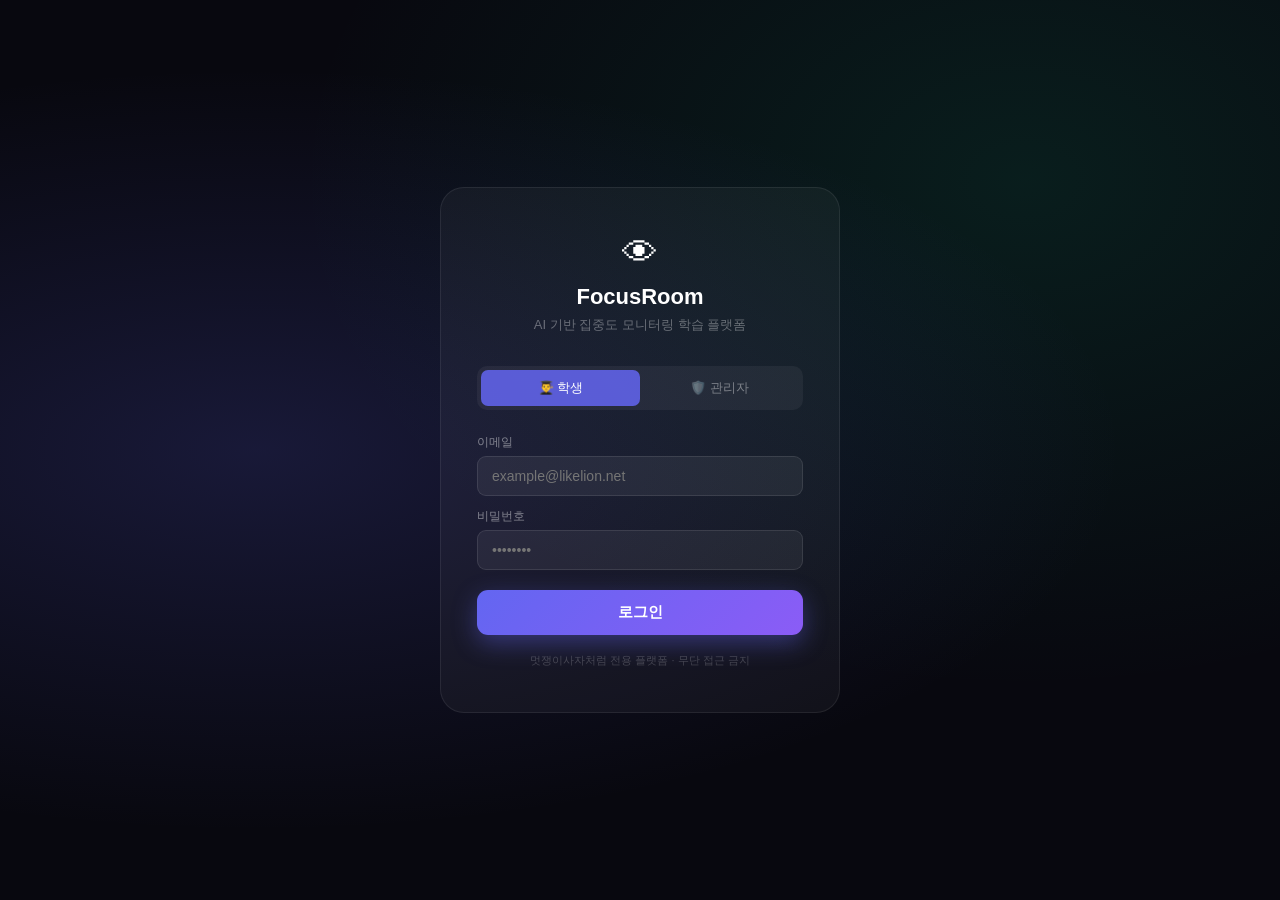
<file: frontend/test.html>
<!DOCTYPE html>
<html lang="ko">
<head>
<meta charset="UTF-8">
<meta name="viewport" content="width=device-width, initial-scale=1.0">
<title>FocusRoom</title>
<style>
  * { margin: 0; padding: 0; box-sizing: border-box; }
  body { font-family: sans-serif; background: #08080f; color: #fff; height: 100vh; overflow: hidden; }
  .page { display: none; height: 100vh; }
  .page.active { display: flex; flex-direction: column; }

  /* LOGIN */
  #login { align-items: center; justify-content: center;
    background: radial-gradient(ellipse at 20% 50%, rgba(99,102,241,0.18) 0%, transparent 60%),
                radial-gradient(ellipse at 80% 20%, rgba(16,185,129,0.12) 0%, transparent 50%), #08080f; }
  .card { width: 400px; padding: 44px 36px; background: rgba(255,255,255,0.04); border-radius: 24px; border: 1px solid rgba(255,255,255,0.08); }
  .logo { text-align: center; margin-bottom: 32px; }
  .logo-icon { font-size: 36px; margin-bottom: 10px; }
  .logo-title { font-size: 22px; font-weight: 700; margin-bottom: 6px; }
  .logo-sub { font-size: 13px; color: rgba(255,255,255,0.35); }
  .tab-group { display: flex; background: rgba(255,255,255,0.05); border-radius: 10px; padding: 4px; margin-bottom: 24px; }
  .tab-btn { flex: 1; padding: 9px 0; border: none; border-radius: 7px; cursor: pointer; font-size: 13px; font-weight: 500; transition: all 0.2s; background: transparent; color: rgba(255,255,255,0.4); }
  .tab-btn.active { background: rgba(99,102,241,0.85); color: #fff; }
  .form-group { margin-bottom: 12px; }
  .form-label { display: block; color: rgba(255,255,255,0.45); font-size: 12px; margin-bottom: 5px; }
  .form-input { width: 100%; padding: 11px 14px; background: rgba(255,255,255,0.06); border: 1px solid rgba(255,255,255,0.1); border-radius: 9px; color: #fff; font-size: 14px; outline: none; }
  .login-btn { width: 100%; padding: 13px; margin-top: 8px; border: none; border-radius: 11px; cursor: pointer; font-size: 15px; font-weight: 600; background: linear-gradient(135deg,#6366f1,#8b5cf6); color: #fff; box-shadow: 0 8px 24px rgba(99,102,241,0.4); }
  .login-footer { text-align: center; color: rgba(255,255,255,0.2); font-size: 11px; margin-top: 18px; }

  /* STUDENT */
  #student { background: #0d0d12; }
  .topbar { display: flex; align-items: center; justify-content: space-between; padding: 12px 22px; border-bottom: 1px solid rgba(255,255,255,0.06); background: rgba(255,255,255,0.02); flex-shrink: 0; }
  .topbar-left { display: flex; align-items: center; gap: 10px; }
  .dot { width: 8px; height: 8px; border-radius: 50%; background: #10b981; box-shadow: 0 0 8px #10b981; }
  .topbar-title { font-weight: 700; font-size: 15px; }
  .badge { background: rgba(255,255,255,0.07); padding: 3px 9px; border-radius: 5px; font-size: 11px; color: rgba(255,255,255,0.4); }
  .topbar-right { display: flex; align-items: center; gap: 16px; }
  .focus-score { text-align: center; }
  .focus-label { font-size: 10px; color: rgba(255,255,255,0.35); }
  .focus-value { font-size: 16px; font-weight: 700; color: #10b981; }
  .timer { font-size: 12px; color: rgba(255,255,255,0.4); }
  .main-area { flex: 1; display: flex; gap: 10px; padding: 14px; overflow: hidden; }
  .instructor-cam { flex: 1; background: linear-gradient(135deg,#1a1a2e,#16213e); border-radius: 14px; display: flex; align-items: center; justify-content: center; flex-direction: column; gap: 12px; position: relative; border: 1px solid rgba(255,255,255,0.05); }
  .avatar-big { width: 72px; height: 72px; border-radius: 50%; background: linear-gradient(135deg,#6366f1,#8b5cf6); display: flex; align-items: center; justify-content: center; font-size: 26px; font-weight: 700; }
  .cam-label { color: rgba(255,255,255,0.45); font-size: 13px; }
  .cam-name { position: absolute; top: 12px; left: 12px; background: rgba(0,0,0,0.55); padding: 5px 11px; border-radius: 7px; font-size: 12px; }
  .live-badge { position: absolute; top: 12px; right: 12px; background: rgba(239,68,68,0.85); padding: 4px 9px; border-radius: 5px; font-size: 11px; font-weight: 700; }
  .right-panel { width: 180px; display: flex; flex-direction: column; gap: 9px; }
  .my-cam { flex: 1; background: #1e1e2e; border-radius: 12px; border: 2px solid rgba(99,102,241,0.45); display: flex; align-items: center; justify-content: center; flex-direction: column; gap: 7px; position: relative; }
  .avatar-sm { width: 46px; height: 46px; border-radius: 50%; background: linear-gradient(135deg,#10b981,#059669); display: flex; align-items: center; justify-content: center; font-size: 18px; font-weight: 700; }
  .my-label { font-size: 11px; color: rgba(255,255,255,0.35); }
  .my-name { position: absolute; bottom: 7px; left: 7px; font-size: 10px; color: rgba(255,255,255,0.4); background: rgba(0,0,0,0.5); padding: 2px 7px; border-radius: 4px; }
  .peer-tile { height: 84px; background: #1a1a26; border-radius: 11px; display: flex; align-items: center; justify-content: center; border: 1px solid rgba(255,255,255,0.05); }
  .peer-avatar { width: 36px; height: 36px; border-radius: 50%; background: rgba(99,102,241,0.28); display: flex; align-items: center; justify-content: center; font-size: 12px; font-weight: 600; margin: 0 auto 4px; }
  .peer-name { font-size: 10px; color: rgba(255,255,255,0.35); text-align: center; }
  .controls { display: flex; align-items: center; justify-content: center; gap: 9px; padding: 13px 22px; border-top: 1px solid rgba(255,255,255,0.06); flex-shrink: 0; }
  .ctrl-btn { display: flex; flex-direction: column; align-items: center; gap: 3px; padding: 9px 15px; border: none; border-radius: 10px; cursor: pointer; background: rgba(255,255,255,0.07); color: #fff; }
  .ctrl-btn.off { background: rgba(239,68,68,0.2); }
  .ctrl-btn span:first-child { font-size: 19px; }
  .ctrl-btn span:last-child { font-size: 10px; color: rgba(255,255,255,0.35); white-space: nowrap; }
  .divider { width: 1px; height: 38px; background: rgba(255,255,255,0.08); margin: 0 5px; }
  .leave-btn { padding: 9px 20px; border: none; border-radius: 10px; cursor: pointer; background: rgba(239,68,68,0.8); color: #fff; font-size: 13px; font-weight: 600; }
  .alert-toast { display: none; position: fixed; top: 16px; left: 50%; transform: translateX(-50%); z-index: 999; background: rgba(239,68,68,0.96); padding: 13px 22px; border-radius: 11px; font-size: 14px; font-weight: 500; box-shadow: 0 8px 32px rgba(239,68,68,0.5); white-space: nowrap; }

  /* ADMIN */
  #admin { background: #080810; }
  .admin-header { display: flex; align-items: center; justify-content: space-between; padding: 14px 26px; border-bottom: 1px solid rgba(255,255,255,0.06); background: rgba(255,255,255,0.02); flex-shrink: 0; }
  .admin-title { display: flex; align-items: center; gap: 12px; }
  .admin-badge { background: rgba(99,102,241,0.18); border: 1px solid rgba(99,102,241,0.3); color: #a5b4fc; padding: 3px 9px; border-radius: 5px; font-size: 12px; }
  .admin-actions { display: flex; gap: 9px; }
  .report-btn { padding: 7px 16px; background: rgba(99,102,241,0.2); border: 1px solid rgba(99,102,241,0.3); border-radius: 9px; color: #a5b4fc; cursor: pointer; font-size: 13px; font-weight: 500; }
  .logout-btn { padding: 7px 14px; background: rgba(255,255,255,0.05); border: 1px solid rgba(255,255,255,0.08); border-radius: 9px; color: rgba(255,255,255,0.4); cursor: pointer; font-size: 13px; }
  .admin-body { flex: 1; display: flex; overflow: hidden; }
  .sidebar { width: 210px; padding: 16px 13px; border-right: 1px solid rgba(255,255,255,0.06); display: flex; flex-direction: column; gap: 9px; overflow-y: auto; flex-shrink: 0; }
  .section-label { font-size: 10px; color: rgba(255,255,255,0.28); font-weight: 600; letter-spacing: 0.1em; }
  .stat-card { padding: 11px 13px; background: rgba(255,255,255,0.03); border-radius: 11px; border: 1px solid rgba(255,255,255,0.06); }
  .stat-top { display: flex; align-items: center; gap: 6px; margin-bottom: 6px; font-size: 11px; color: rgba(255,255,255,0.35); }
  .stat-val { font-size: 22px; font-weight: 700; }
  .alert-item { display: flex; align-items: center; gap: 7px; padding: 7px 9px; background: rgba(239,68,68,0.08); border-radius: 8px; border: 1px solid rgba(239,68,68,0.15); }
  .alert-dot { width: 7px; height: 7px; border-radius: 50%; background: #ef4444; animation: pulse 1.5s infinite; flex-shrink: 0; }
  .alert-name { font-size: 12px; flex: 1; }
  .alert-tag { font-size: 10px; color: #ef4444; background: rgba(239,68,68,0.2); padding: 2px 5px; border-radius: 4px; }
  .main-grid-area { flex: 1; padding: 18px 22px; overflow-y: auto; }
  .filter-row { display: flex; align-items: center; gap: 10px; margin-bottom: 18px; }
  .search-input { padding: 8px 13px; background: rgba(255,255,255,0.05); border: 1px solid rgba(255,255,255,0.08); border-radius: 9px; color: #fff; font-size: 13px; outline: none; width: 170px; }
  .filter-btn { padding: 7px 14px; border: none; border-radius: 7px; cursor: pointer; font-size: 12px; font-weight: 500; background: rgba(255,255,255,0.05); color: rgba(255,255,255,0.38); }
  .filter-btn.active { background: rgba(99,102,241,0.7); color: #fff; }
  .student-grid { display: grid; grid-template-columns: repeat(auto-fill, minmax(170px, 1fr)); gap: 12px; }
  .student-card { background: rgba(255,255,255,0.03); border: 1px solid rgba(255,255,255,0.07); border-radius: 14px; padding: 16px 13px; position: relative; transition: all 0.3s; }
  .student-card.alert { background: rgba(239,68,68,0.06); border-color: rgba(239,68,68,0.3); box-shadow: 0 0 18px rgba(239,68,68,0.1); }
  .card-pulse { position: absolute; top: 9px; right: 9px; width: 7px; height: 7px; border-radius: 50%; background: #ef4444; animation: pulse 1.5s infinite; }
  .cam-placeholder { aspect-ratio: 4/3; background: rgba(99,102,241,0.1); border-radius: 9px; display: flex; align-items: center; justify-content: center; margin-bottom: 11px; }
  .cam-placeholder.absent { background: rgba(245,158,11,0.1); }
  .cam-placeholder.drowsy { background: rgba(239,68,68,0.1); }
  .student-avatar { width: 40px; height: 40px; border-radius: 50%; background: rgba(99,102,241,0.4); display: flex; align-items: center; justify-content: center; font-size: 13px; font-weight: 700; }
  .student-avatar.drowsy { background: rgba(239,68,68,0.4); }
  .student-avatar.absent { background: rgba(245,158,11,0.4); }
  .card-bottom { display: flex; align-items: center; justify-content: space-between; margin-bottom: 8px; }
  .student-name { font-size: 13px; font-weight: 500; }
  .status-tag { font-size: 10px; padding: 2px 6px; border-radius: 4px; }
  .status-tag.normal { background: rgba(16,185,129,0.2); color: #10b981; }
  .status-tag.drowsy { background: rgba(239,68,68,0.2); color: #ef4444; }
  .status-tag.absent { background: rgba(245,158,11,0.2); color: #f59e0b; }
  .focus-bar-wrap { }
  .focus-bar-top { display: flex; justify-content: space-between; margin-bottom: 3px; font-size: 10px; color: rgba(255,255,255,0.3); }
  .focus-bar-bg { height: 3px; background: rgba(255,255,255,0.08); border-radius: 2px; }
  .focus-bar-fill { height: 100%; border-radius: 2px; transition: width 0.5s; }

  /* REPORT */
  #report { background: #080810; overflow-y: auto; }
  .report-inner { padding: 28px 36px; }
  .report-header { display: flex; align-items: center; gap: 14px; margin-bottom: 32px; }
  .back-btn { padding: 7px 14px; background: rgba(255,255,255,0.06); border: 1px solid rgba(255,255,255,0.1); border-radius: 8px; color: rgba(255,255,255,0.55); cursor: pointer; font-size: 13px; }
  .report-title { font-size: 22px; font-weight: 700; }
  .report-sub { font-size: 13px; color: rgba(255,255,255,0.38); margin-top: 2px; }
  .summary-grid { display: grid; grid-template-columns: repeat(4,1fr); gap: 14px; margin-bottom: 28px; }
  .summary-card { padding: 18px; background: rgba(255,255,255,0.03); border: 1px solid rgba(255,255,255,0.07); border-radius: 14px; }
  .summary-icon { font-size: 22px; margin-bottom: 9px; }
  .summary-val { font-size: 24px; font-weight: 700; margin-bottom: 3px; }
  .summary-label { font-size: 12px; color: rgba(255,255,255,0.38); }
  .session-table { background: rgba(255,255,255,0.02); border: 1px solid rgba(255,255,255,0.07); border-radius: 18px; overflow: hidden; }
  .session-thead { padding: 16px 22px; border-bottom: 1px solid rgba(255,255,255,0.06); display: flex; justify-content: space-between; align-items: center; }
  .session-thead span { font-weight: 600; font-size: 14px; }
  .csv-btn { padding: 6px 13px; background: rgba(16,185,129,0.15); border: 1px solid rgba(16,185,129,0.3); border-radius: 7px; color: #10b981; cursor: pointer; font-size: 12px; font-weight: 500; }
  .session-row { padding: 16px 22px; border-bottom: 1px solid rgba(255,255,255,0.04); display: flex; align-items: center; gap: 18px; }
  .session-row:last-child { border-bottom: none; }
  .session-date { width: 76px; font-size: 12px; color: rgba(255,255,255,0.28); }
  .session-info { flex: 1; }
  .session-title { font-size: 14px; font-weight: 500; margin-bottom: 2px; }
  .session-duration { font-size: 12px; color: rgba(255,255,255,0.3); }
  .session-focus { text-align: center; min-width: 75px; }
  .session-focus-val { font-size: 20px; font-weight: 700; }
  .session-focus-label { font-size: 11px; color: rgba(255,255,255,0.3); }
  .session-alerts { text-align: center; min-width: 55px; }
  .session-alerts-val { font-size: 18px; font-weight: 700; color: #ef4444; }
  .session-alerts-label { font-size: 11px; color: rgba(255,255,255,0.3); }
  .session-bar { width: 110px; }
  .session-bar-bg { height: 5px; background: rgba(255,255,255,0.06); border-radius: 3px; }
  .session-bar-fill { height: 100%; border-radius: 3px; }

  @keyframes pulse { 0%,100%{opacity:1} 50%{opacity:0.3} }
</style>
</head>
<body>

<div id="alert-toast" class="alert-toast"></div>

<!-- LOGIN -->
<div id="login" class="page active">
  <div class="card">
    <div class="logo">
      <div class="logo-icon">👁</div>
      <div class="logo-title">FocusRoom</div>
      <div class="logo-sub">AI 기반 집중도 모니터링 학습 플랫폼</div>
    </div>
    <div class="tab-group">
      <button class="tab-btn active" onclick="selectTab('student')">👨‍🎓 학생</button>
      <button class="tab-btn" onclick="selectTab('admin')">🛡️ 관리자</button>
    </div>
    <div class="form-group">
      <label class="form-label">이메일</label>
      <input class="form-input" type="email" placeholder="example@likelion.net">
    </div>
    <div class="form-group">
      <label class="form-label">비밀번호</label>
      <input class="form-input" type="password" placeholder="••••••••">
    </div>
    <button class="login-btn" onclick="doLogin()">로그인</button>
    <div class="login-footer">멋쟁이사자처럼 전용 플랫폼 · 무단 접근 금지</div>
  </div>
</div>

<!-- STUDENT ROOM -->
<div id="student" class="page">
  <div class="topbar">
    <div class="topbar-left">
      <div class="dot"></div>
      <span class="topbar-title">👁 FocusRoom</span>
      <span class="badge">멋쟁이사자처럼 3기 · Web 트랙</span>
    </div>
    <div class="topbar-right">
      <div class="focus-score">
        <div class="focus-label">내 집중도</div>
        <div class="focus-value" id="focus-val">94%</div>
      </div>
      <span class="timer" id="timer">🕐 00:00</span>
    </div>
  </div>
  <div class="main-area">
    <div class="instructor-cam">
      <div class="avatar-big">강</div>
      <span class="cam-label">강사 화면</span>
      <div class="cam-name">🎓 김강사</div>
      <div class="live-badge">● LIVE</div>
    </div>
    <div class="right-panel">
      <div class="my-cam">
        <div class="avatar-sm">나</div>
        <div class="my-label">내 화면</div>
        <div class="my-name">나 (김학생)</div>
      </div>
      <div class="peer-tile"><div><div class="peer-avatar">KM</div><div class="peer-name">김민준</div></div></div>
      <div class="peer-tile"><div><div class="peer-avatar">LS</div><div class="peer-name">이서연</div></div></div>
      <div class="peer-tile"><div><div class="peer-avatar">PJ</div><div class="peer-name">박지호</div></div></div>
    </div>
  </div>
  <div class="controls">
    <button class="ctrl-btn" id="mic-btn" onclick="toggleMic()"><span>🎙️</span><span>마이크 끄기</span></button>
    <button class="ctrl-btn" id="cam-btn" onclick="toggleCam()"><span>📹</span><span>카메라 끄기</span></button>
    <button class="ctrl-btn"><span>💬</span><span>채팅</span></button>
    <button class="ctrl-btn"><span>🙋</span><span>손들기</span></button>
    <div class="divider"></div>
    <button class="leave-btn" onclick="showPage('login')">수업 나가기</button>
  </div>
</div>

<!-- ADMIN -->
<div id="admin" class="page">
  <div class="admin-header">
    <div class="admin-title">
      <span style="font-weight:700;font-size:17px">👁 FocusRoom</span>
      <span class="admin-badge">관리자 대시보드</span>
    </div>
    <div class="admin-actions">
      <button class="report-btn" onclick="showPage('report')">📊 리포트</button>
      <button class="logout-btn" onclick="showPage('login')">로그아웃</button>
    </div>
  </div>
  <div class="admin-body">
    <div class="sidebar">
      <div class="section-label">실시간 현황</div>
      <div class="stat-card"><div class="stat-top">👥 전체 학생</div><div class="stat-val" style="color:#6366f1" id="stat-total">8</div></div>
      <div class="stat-card"><div class="stat-top">✅ 집중 중</div><div class="stat-val" style="color:#10b981" id="stat-focus">5</div></div>
      <div class="stat-card"><div class="stat-top">🚨 경고 발생</div><div class="stat-val" style="color:#ef4444" id="stat-alert">3</div></div>
      <div class="stat-card"><div class="stat-top">📈 평균 집중도</div><div class="stat-val" style="color:#f59e0b" id="stat-avg">62%</div></div>
      <div class="section-label" style="margin-top:4px">⚠️ 경고 학생</div>
      <div id="alert-list"></div>
    </div>
    <div class="main-grid-area">
      <div class="filter-row">
        <input class="search-input" type="text" placeholder="학생 이름 검색..." oninput="filterStudents(this.value)">
        <button class="filter-btn active" onclick="setFilter('all',this)">전체</button>
        <button class="filter-btn" onclick="setFilter('alert',this)">⚠️ 경고</button>
        <button class="filter-btn" onclick="setFilter('normal',this)">✅ 정상</button>
      </div>
      <div class="student-grid" id="student-grid"></div>
    </div>
  </div>
</div>

<!-- REPORT -->
<div id="report" class="page" style="overflow-y:auto">
  <div class="report-inner">
    <div class="report-header">
      <button class="back-btn" onclick="showPage('admin')">← 돌아가기</button>
      <div>
        <div class="report-title">집중도 리포트</div>
        <div class="report-sub">멋쟁이사자처럼 3기 · 전체 수업 기록</div>
      </div>
    </div>
    <div class="summary-grid">
      <div class="summary-card"><div class="summary-icon">📅</div><div class="summary-val" style="color:#6366f1">4회</div><div class="summary-label">총 수업 횟수</div></div>
      <div class="summary-card"><div class="summary-icon">⏱</div><div class="summary-val" style="color:#10b981">8h 30m</div><div class="summary-label">총 수업 시간</div></div>
      <div class="summary-card"><div class="summary-icon">🎯</div><div class="summary-val" style="color:#f59e0b">81.5%</div><div class="summary-label">평균 집중도</div></div>
      <div class="summary-card"><div class="summary-icon">⚠️</div><div class="summary-val" style="color:#ef4444">40회</div><div class="summary-label">총 경고 횟수</div></div>
    </div>
    <div class="session-table">
      <div class="session-thead"><span>수업별 기록</span><button class="csv-btn">📥 CSV 내보내기</button></div>
      <div id="session-list"></div>
    </div>
  </div>
</div>

<script>
const students = [
  {id:1,name:"김민준",status:"normal",ear:0.32,alert:null,avatar:"KM"},
  {id:2,name:"이서연",status:"drowsy",ear:0.14,alert:"졸음",avatar:"LS"},
  {id:3,name:"박지호",status:"absent",ear:null,alert:"이탈",avatar:"PJ"},
  {id:4,name:"최아름",status:"normal",ear:0.28,alert:null,avatar:"CA"},
  {id:5,name:"정우성",status:"yawn",ear:0.31,alert:"하품",avatar:"JW"},
  {id:6,name:"한소희",status:"normal",ear:0.35,alert:null,avatar:"HS"},
  {id:7,name:"오태양",status:"drowsy",ear:0.11,alert:"졸음",avatar:"OT"},
  {id:8,name:"신예은",status:"normal",ear:0.29,alert:null,avatar:"SY"},
];

const sessions = [
  {date:"2025.03.10",title:"React 기초 - Props & State",duration:"2h 30m",avgFocus:78,alerts:12},
  {date:"2025.03.08",title:"JavaScript 비동기 처리",duration:"2h 00m",avgFocus:85,alerts:7},
  {date:"2025.03.06",title:"HTML/CSS 레이아웃",duration:"1h 45m",avgFocus:91,alerts:3},
  {date:"2025.03.04",title:"Git & GitHub 워크플로우",duration:"2h 15m",avgFocus:72,alerts:18},
];

let currentTab = "student";
let currentFilter = "all";
let searchQuery = "";
let micOn = true, camOn = true;
let elapsed = 0, focusScore = 94;
let timerInterval, alertInterval, simInterval;

function showPage(id) {
  document.querySelectorAll(".page").forEach(p => p.classList.remove("active"));
  document.getElementById(id).classList.add("active");
  if (id === "student") startStudent();
  if (id === "admin") { renderGrid(); startSim(); }
  if (id === "report") renderSessions();
  if (id === "login") { clearInterval(timerInterval); clearInterval(alertInterval); clearInterval(simInterval); }
}

function selectTab(tab) {
  currentTab = tab;
  document.querySelectorAll(".tab-btn").forEach((b,i) => b.classList.toggle("active", (i===0&&tab==="student")||(i===1&&tab==="admin")));
}

function doLogin() { showPage(currentTab === "admin" ? "admin" : "student"); }

function startStudent() {
  elapsed = 0; focusScore = 94;
  clearInterval(timerInterval);
  timerInterval = setInterval(() => {
    elapsed++;
    const m = String(Math.floor(elapsed/60)).padStart(2,"0");
    const s = String(elapsed%60).padStart(2,"0");
    document.getElementById("timer").textContent = `🕐 ${m}:${s}`;
  }, 1000);
  clearInterval(alertInterval);
  alertInterval = setInterval(() => {
    const r = Math.random();
    if (r < 0.15) { showToast("😴 졸음이 감지되었습니다! 잠시 스트레칭 해보세요."); focusScore = Math.max(60, focusScore-3); document.getElementById("focus-val").textContent = focusScore+"%"; document.getElementById("focus-val").style.color = focusScore>=80?"#10b981":focusScore>=60?"#f59e0b":"#ef4444"; }
    else if (r < 0.22) showToast("👀 화면 이탈이 감지되었습니다.");
  }, 7000);
}

function showToast(msg) {
  const t = document.getElementById("alert-toast");
  t.textContent = msg; t.style.display = "block";
  setTimeout(() => t.style.display = "none", 4000);
}

function toggleMic() {
  micOn = !micOn;
  const btn = document.getElementById("mic-btn");
  btn.querySelector("span").textContent = micOn ? "🎙️" : "🔇";
  btn.querySelectorAll("span")[1].textContent = micOn ? "마이크 끄기" : "마이크 켜기";
  btn.classList.toggle("off", !micOn);
}

function toggleCam() {
  camOn = !camOn;
  const btn = document.getElementById("cam-btn");
  btn.querySelector("span").textContent = camOn ? "📹" : "📷";
  btn.querySelectorAll("span")[1].textContent = camOn ? "카메라 끄기" : "카메라 켜기";
  btn.classList.toggle("off", !camOn);
}

function startSim() {
  clearInterval(simInterval);
  simInterval = setInterval(() => {
    students.forEach(s => {
      const r = Math.random();
      if (r < 0.05) { s.status="drowsy"; s.alert="졸음"; s.ear=0.12; }
      else if (r < 0.08) { s.status="absent"; s.alert="이탈"; s.ear=null; }
      else if (r < 0.16) { s.status="normal"; s.alert=null; s.ear=0.28+Math.random()*0.1; }
    });
    renderGrid(); updateStats();
  }, 3000);
}

function updateStats() {
  const total = students.length;
  const normal = students.filter(s=>s.status==="normal").length;
  const alerts = students.filter(s=>s.alert).length;
  const avg = Math.round(normal/total*100);
  document.getElementById("stat-total").textContent = total;
  document.getElementById("stat-focus").textContent = normal;
  document.getElementById("stat-alert").textContent = alerts;
  document.getElementById("stat-avg").textContent = avg+"%";
  const list = document.getElementById("alert-list");
  list.innerHTML = students.filter(s=>s.alert).map(s=>`
    <div class="alert-item"><div class="alert-dot"></div><span class="alert-name">${s.name}</span><span class="alert-tag">${s.alert}</span></div>
  `).join("");
}

function renderGrid() {
  updateStats();
  const filtered = students.filter(s => {
    const mf = currentFilter==="all"||(currentFilter==="alert"&&s.alert)||(currentFilter==="normal"&&!s.alert);
    return mf && s.name.includes(searchQuery);
  });
  const sc = {normal:"#10b981",drowsy:"#ef4444",absent:"#f59e0b",yawn:"#f59e0b"};
  const sl = {normal:"정상",drowsy:"졸음",absent:"이탈",yawn:"하품"};
  document.getElementById("student-grid").innerHTML = filtered.map(s => `
    <div class="student-card ${s.alert?"alert":""}">
      ${s.alert?'<div class="card-pulse"></div>':""}
      <div class="cam-placeholder ${s.status}">
        <div class="student-avatar ${s.status}">${s.avatar}</div>
      </div>
      <div class="card-bottom">
        <span class="student-name">${s.name}</span>
        <span class="status-tag ${s.status==="normal"?"normal":"drowsy"}">${sl[s.status]}</span>
      </div>
      ${s.ear!=null?`<div class="focus-bar-wrap"><div class="focus-bar-top"><span>집중도</span><span style="color:${sc[s.status]}">${Math.round(s.ear*300)}%</span></div><div class="focus-bar-bg"><div class="focus-bar-fill" style="width:${Math.min(100,s.ear*300)}%;background:${sc[s.status]}"></div></div></div>`:""}
    </div>
  `).join("");
}

function setFilter(f, btn) {
  currentFilter = f;
  document.querySelectorAll(".filter-btn").forEach(b => b.classList.remove("active"));
  btn.classList.add("active");
  renderGrid();
}

function filterStudents(q) { searchQuery = q; renderGrid(); }

function renderSessions() {
  document.getElementById("session-list").innerHTML = sessions.map((s,i) => {
    const color = s.avgFocus>=80?"#10b981":s.avgFocus>=70?"#f59e0b":"#ef4444";
    return `<div class="session-row">
      <div class="session-date">${s.date}</div>
      <div class="session-info"><div class="session-title">${s.title}</div><div class="session-duration">수업 시간: ${s.duration}</div></div>
      <div class="session-focus"><div class="session-focus-val" style="color:${color}">${s.avgFocus}%</div><div class="session-focus-label">평균 집중도</div></div>
      <div class="session-alerts"><div class="session-alerts-val">${s.alerts}</div><div class="session-alerts-label">경고</div></div>
      <div class="session-bar"><div class="session-bar-bg"><div class="session-bar-fill" style="width:${s.avgFocus}%;background:${color}"></div></div></div>
    </div>`;
  }).join("");
}
</script>
</body>
</html>
</file>
